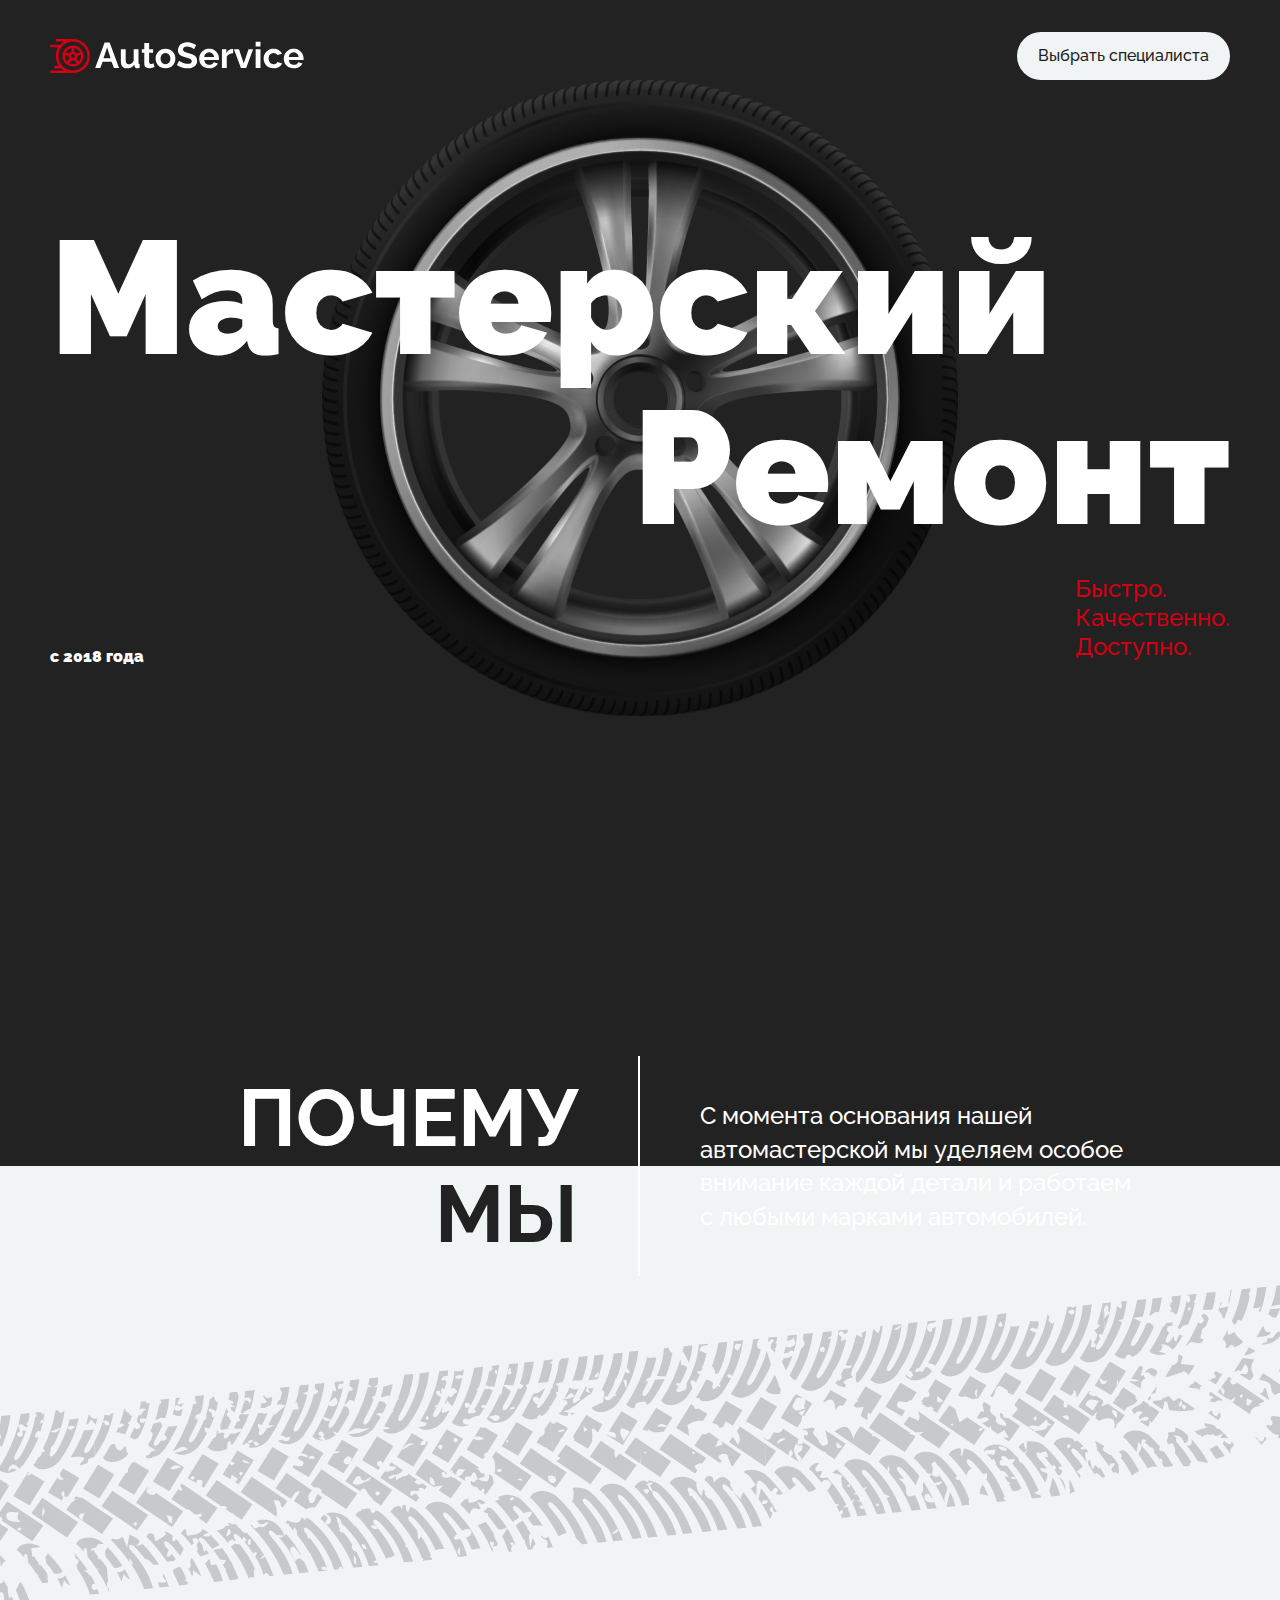
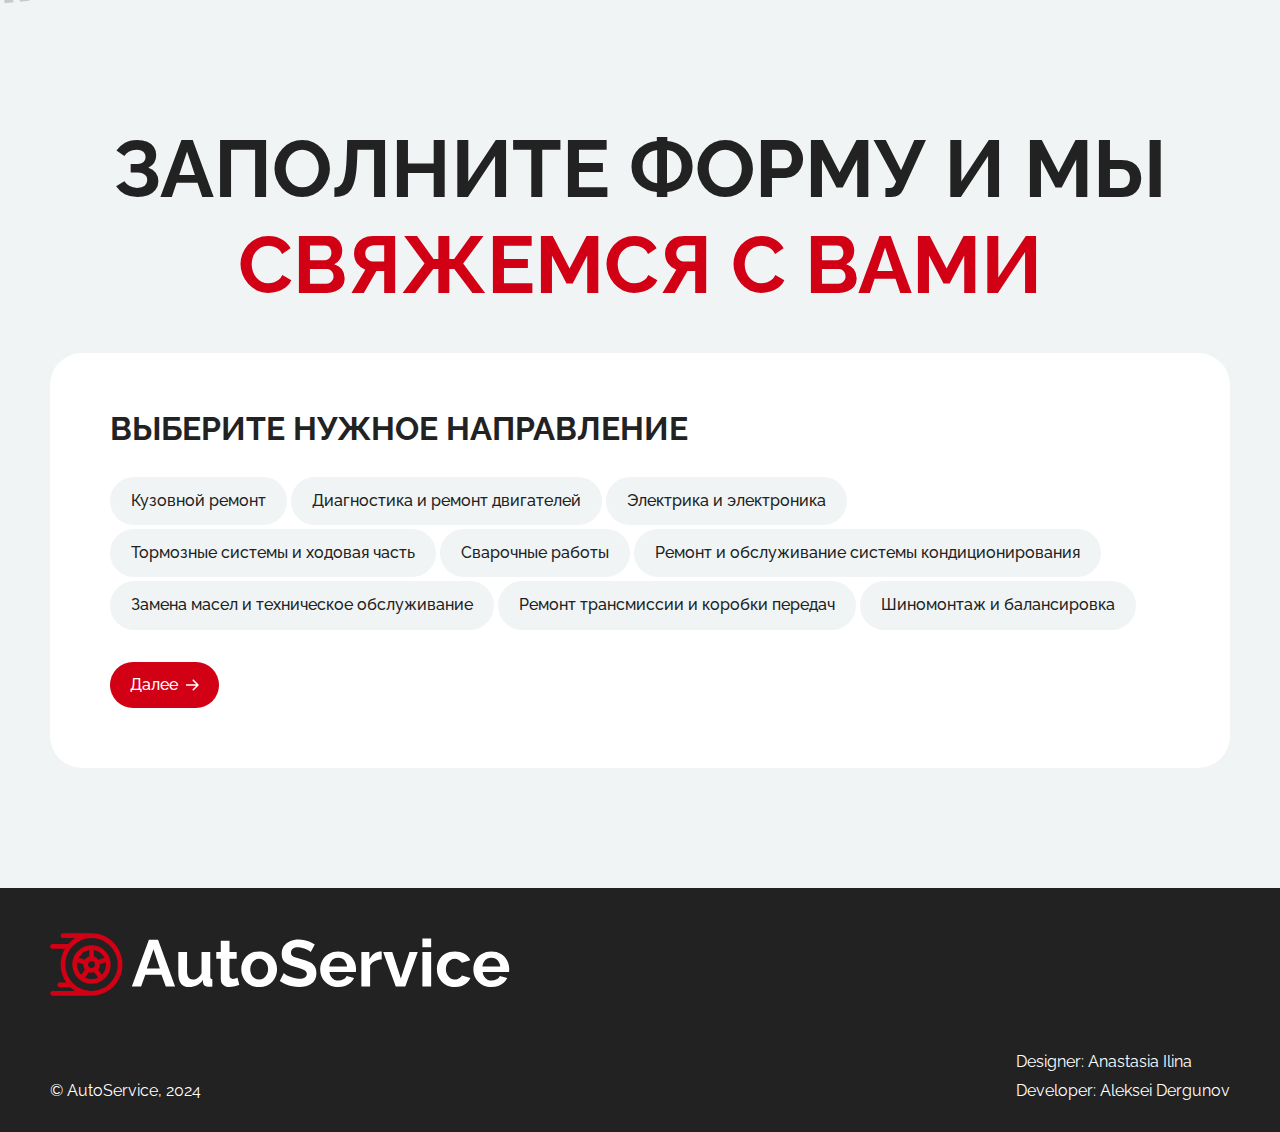
<file: autoservice/index.html>
<!DOCTYPE html>
<html lang="ru">

<head>
    <meta charset="UTF-8">
    <meta name="viewport" content="width=device-width, initial-scale=1.0">
    <title>AutoService &mdash; Мастерский Ремонт &mdash; Быстро. Качественно. Доступно.</title>

    <link rel="icon" href="img/favicon.svg">
    <link rel="stylesheet" href="css/index.css">
    <script src="js/index.js" defer></script>
</head>

<body>
    <header class="header">
        <div class="container header__container">
            <img src="img/logo.svg" alt="Логотип компании AutoService" class="header__logo">

            <a href="#contact" class="header__link">Выбрать специалиста</a>
        </div>
    </header>

    <main>
        <h1 class="visually-hidden">AutoService&nbsp;&mdash; занимаемся ремонтом автомобилей, запишись на&nbsp;ремонт
            онлайн</h1>
        <section class="hero">
            <div class="container">
                <h2 class="hero__title">
                    <span class="hero__title-up">Мастерский</span>
                    <span class="hero__title-down">Ремонт</span>
                </h2>

                <div class="hero__intro">
                    <p class="hero__year">
                        <time datetime="2018">с&nbsp;2018 года</time>
                    </p>

                    <p class="hero__tagline">Быстро. Качественно. Доступно.</p>
                </div>
            </div>
        </section>

        <section class="about">
            <div class="about__bg">
                <div class="container about__container">
                    <h2 class="about__title">
                        <span class="about__title-text">Почему</span>
                        <span class="about__title-text about__title-text_black">мы</span>
                    </h2>

                    <p class="about__text">С&nbsp;момента основания нашей автомастерской мы&nbsp;уделяем особое внимание
                        каждой детали и&nbsp;работаем с&nbsp;любыми марками автомобилей.</p>
                </div>
            </div>
        </section>

        <section class="contact" id="contact">
            <div class="container">
                <h2 class="contact__title">Заполните форму и&nbsp;мы <span class="contact__title-text contact__title-text_red">свяжемся с&nbsp;вами</span></h2>

                <form class="contact__form form">
                    <fieldset class="form__fieldset form__fieldset_active">
                        <legend class="form__title">Выберите нужное направление</legend>

                        <div class="form__radio-wrapper">
                            <div class="radio">
                                <input type="radio" name="type" class="radio__input" id="bodyRepair" value="bodyRepair">
                                <label class="radio__label" for="bodyRepair">Кузовной ремонт</label>
                            </div>

                            <div class="radio">
                                <input type="radio" name="type" class="radio__input" id="engineDiagnosisRepair"
                                    value="engineDiagnosisRepair">
                                <label class="radio__label" for="engineDiagnosisRepair">Диагностика и&nbsp;ремонт
                                    двигателей</label>
                            </div>

                            <div class="radio">
                                <input type="radio" name="type" class="radio__input" id="electricalDiagnosis"
                                    value="electricalDiagnosis">
                                <label class="radio__label" for="electricalDiagnosis">Электрика
                                    и&nbsp;электроника</label>
                            </div>

                            <div class="radio">
                                <input type="radio" name="type" class="radio__input" id="brakeSystems"
                                    value="brakeSystems">
                                <label class="radio__label" for="brakeSystems">Тормозные системы и&nbsp;ходовая
                                    часть</label>
                            </div>

                            <div class="radio">
                                <input type="radio" name="type" class="radio__input" id="wendingWorks"
                                    value="wendingWorks">
                                <label class="radio__label" for="wendingWorks">Сварочные работы</label>
                            </div>

                            <div class="radio">
                                <input type="radio" name="type" class="radio__input" id="acRepair" value="acRepair">
                                <label class="radio__label" for="acRepair">Ремонт и&nbsp;обслуживание системы
                                    кондиционирования</label>
                            </div>

                            <div class="radio">
                                <input type="radio" name="type" class="radio__input" id="oilChange" value="oilChange">
                                <label class="radio__label" for="oilChange">Замена масел и&nbsp;техническое
                                    обслуживание</label>
                            </div>

                            <div class="radio">
                                <input type="radio" name="type" class="radio__input" id="transmissionRepair"
                                    value="transmissionRepair">
                                <label class="radio__label" for="transmissionRepair">Ремонт трансмиссии и&nbsp;коробки
                                    передач</label>
                            </div>

                            <div class="radio">
                                <input type="radio" name="type" class="radio__input" id="tireFitting"
                                    value="tireFitting">
                                <label class="radio__label" for="tireFitting">Шиномонтаж и&nbsp;балансировка</label>
                            </div>
                        </div>
                    </fieldset>

                    <fieldset class="form__fieldset">
                        <legend class="form__title">Выберите дату и&nbsp;время</legend>

                        <div class="form__months">
                            <button class="form__btn-month form__btn-month_active" type="button">Февраль</button>
                            <button class="form__btn-month" type="button">Март</button>
                            <button class="form__btn-month" type="button">Апрель</button>
                        </div>

                        <div class="form__radio-wrapper">
                            <div class="radio">
                                <input type="radio" name="day" class="radio__input" id="day1">
                                <label class="radio__label" for="day1">1</label>
                            </div>

                            <div class="radio">
                                <input type="radio" name="day" class="radio__input" id="day2">
                                <label class="radio__label" for="day2">2</label>
                            </div>

                            <div class="radio">
                                <input type="radio" name="day" class="radio__input" id="day3">
                                <label class="radio__label" for="day3">3</label>
                            </div>

                            <div class="radio">
                                <input type="radio" name="day" class="radio__input" id="day4">
                                <label class="radio__label" for="day4">4</label>
                            </div>

                            <div class="radio">
                                <input type="radio" name="day" class="radio__input" id="day5">
                                <label class="radio__label" for="day5">5</label>
                            </div>

                            <div class="radio">
                                <input type="radio" name="day" class="radio__input" id="day6">
                                <label class="radio__label" for="day6">6</label>
                            </div>

                            <div class="radio">
                                <input type="radio" name="day" class="radio__input" id="day7">
                                <label class="radio__label" for="day7">7</label>
                            </div>

                            <div class="radio">
                                <input type="radio" name="day" class="radio__input" id="day8">
                                <label class="radio__label" for="day8">8</label>
                            </div>

                            <div class="radio">
                                <input type="radio" name="day" class="radio__input" id="day9">
                                <label class="radio__label" for="day9">9</label>
                            </div>

                            <div class="radio">
                                <input type="radio" name="day" class="radio__input" id="day10">
                                <label class="radio__label" for="day10">10</label>
                            </div>
                        </div>

                        <div class="form__time">
                            <p class="form__subtitle">Доступное время:</p>


                            <div class="form__radio-wrapper">
                                <div class="radio">
                                    <input type="radio" name="time" class="radio__input" id="time10">
                                    <label class="radio__label" for="time10">10:00</label>
                                </div>

                                <div class="radio">
                                    <input type="radio" name="time" class="radio__input" id="time14">
                                    <label class="radio__label" for="time14">14:00</label>
                                </div>

                                <div class="radio">
                                    <input type="radio" name="time" class="radio__input" id="time15">
                                    <label class="radio__label" for="time15">15:00</label>
                                </div>

                                <div class="radio">
                                    <input type="radio" name="time" class="radio__input" id="time17">
                                    <label class="radio__label" for="time17">17:00</label>
                                </div>

                                <div class="radio">
                                    <input type="radio" name="time" class="radio__input" id="time20">
                                    <label class="radio__label" for="time20">20:00</label>
                                </div>
                            </div>
                        </div>
                    </fieldset>

                    <fieldset class="form__fieldset">
                        <legend class="form__title">Заполните поля</legend>

                        <div class="form__input-wrapper">
                            <input class="form__input" type="text" name="name" placeholder="Имя">
                            <input class="form__input" type="text" name="phone" placeholder="Телефон">
                            <input class="form__input" type="text" name="car" placeholder="Модель и марка автомобиля">
                            <input class="form__input" type="text" name="year" placeholder="Год выпуска">
                        </div>

                        <p class="form__info">Диагностика и&nbsp;ремонт двигателей</p>
                        <p class="form__info">
                            <time class="form__info-data" datetime="2024-03-02T14:00">
                                <span class="form__info-data-day">03.02</span>
                                <span class="form__info-data-time">14:00</span>
                            </time>
                        </p>
                    </fieldset>

                    <div class="form__btn-wrapper">
                        <button class="form__btn form__btn_prev" type="button">
                            <svg width="13" height="12" viewBox="0 0 13 12" fill="none" xmlns="http://www.w3.org/2000/svg">
                                <path d="M0.46967 6.53033C0.176777 6.23744 0.176777 5.76256 0.46967 5.46967L5.24264 0.696699C5.53553 0.403806 6.01041 0.403806 6.3033 0.696699C6.59619 0.989593 6.59619 1.46447 6.3033 1.75736L2.06066 6L6.3033 10.2426C6.59619 10.5355 6.59619 11.0104 6.3033 11.3033C6.01041 11.5962 5.53553 11.5962 5.24264 11.3033L0.46967 6.53033ZM13 6.75H1V5.25H13V6.75Z" fill="currentColor"/>
                            </svg>
                            <span>Назад</span>
                        </button>

                        <button class="form__btn form__btn_next" type="button">
                            <span>Далее</span>
                            <svg width="13" height="12" viewBox="0 0 13 12" fill="none" xmlns="http://www.w3.org/2000/svg">
                                <path d="M12.5303 6.53033C12.8232 6.23744 12.8232 5.76256 12.5303 5.46967L7.75736 0.696699C7.46447 0.403806 6.98959 0.403806 6.6967 0.696699C6.40381 0.989593 6.40381 1.46447 6.6967 1.75736L10.9393 6L6.6967 10.2426C6.40381 10.5355 6.40381 11.0104 6.6967 11.3033C6.98959 11.5962 7.46447 11.5962 7.75736 11.3033L12.5303 6.53033ZM0 6.75H12V5.25H0V6.75Z" fill="currentColor"/>
                            </svg>
                        </button>

                        <button class="form__btn form__btn_submit" type="submit" style="display: none;">Отправить</button>
                    </div>
                </form>
            </div>
        </section>
    </main>

    <footer class="footer">
        <div class="container footer__container">
            <img src="img/logo.svg" alt="Логотип компании AutoService" class="footer__logo">

            <p class="footer__copyright">&copy;&nbsp;AutoService, 2024</p>

            <ul class="footer__developers">
                <li class="footer__developer">Designer:
                    <a href="https://t.me/mrshmallowww" class="footer__developer-link">Anastasia Ilina</a>
                </li>
                <li class="footer__developer">Developer:
                    <a href="https://t.me/GARRI_Aleksey" class="footer__developer-link">Aleksei Dergunov</a>
                </li>
            </ul>
        </div>
    </footer>
</body>

</html>
</file>
<file: autoservice/css/index.css>
@import 'normalize.css';
@import 'fonts.css';
@import 'default.css';
@import 'header.css'; 
@import 'hero.css';
@import 'about.css';
@import 'contact.css';
@import 'footer.css';
</file>
